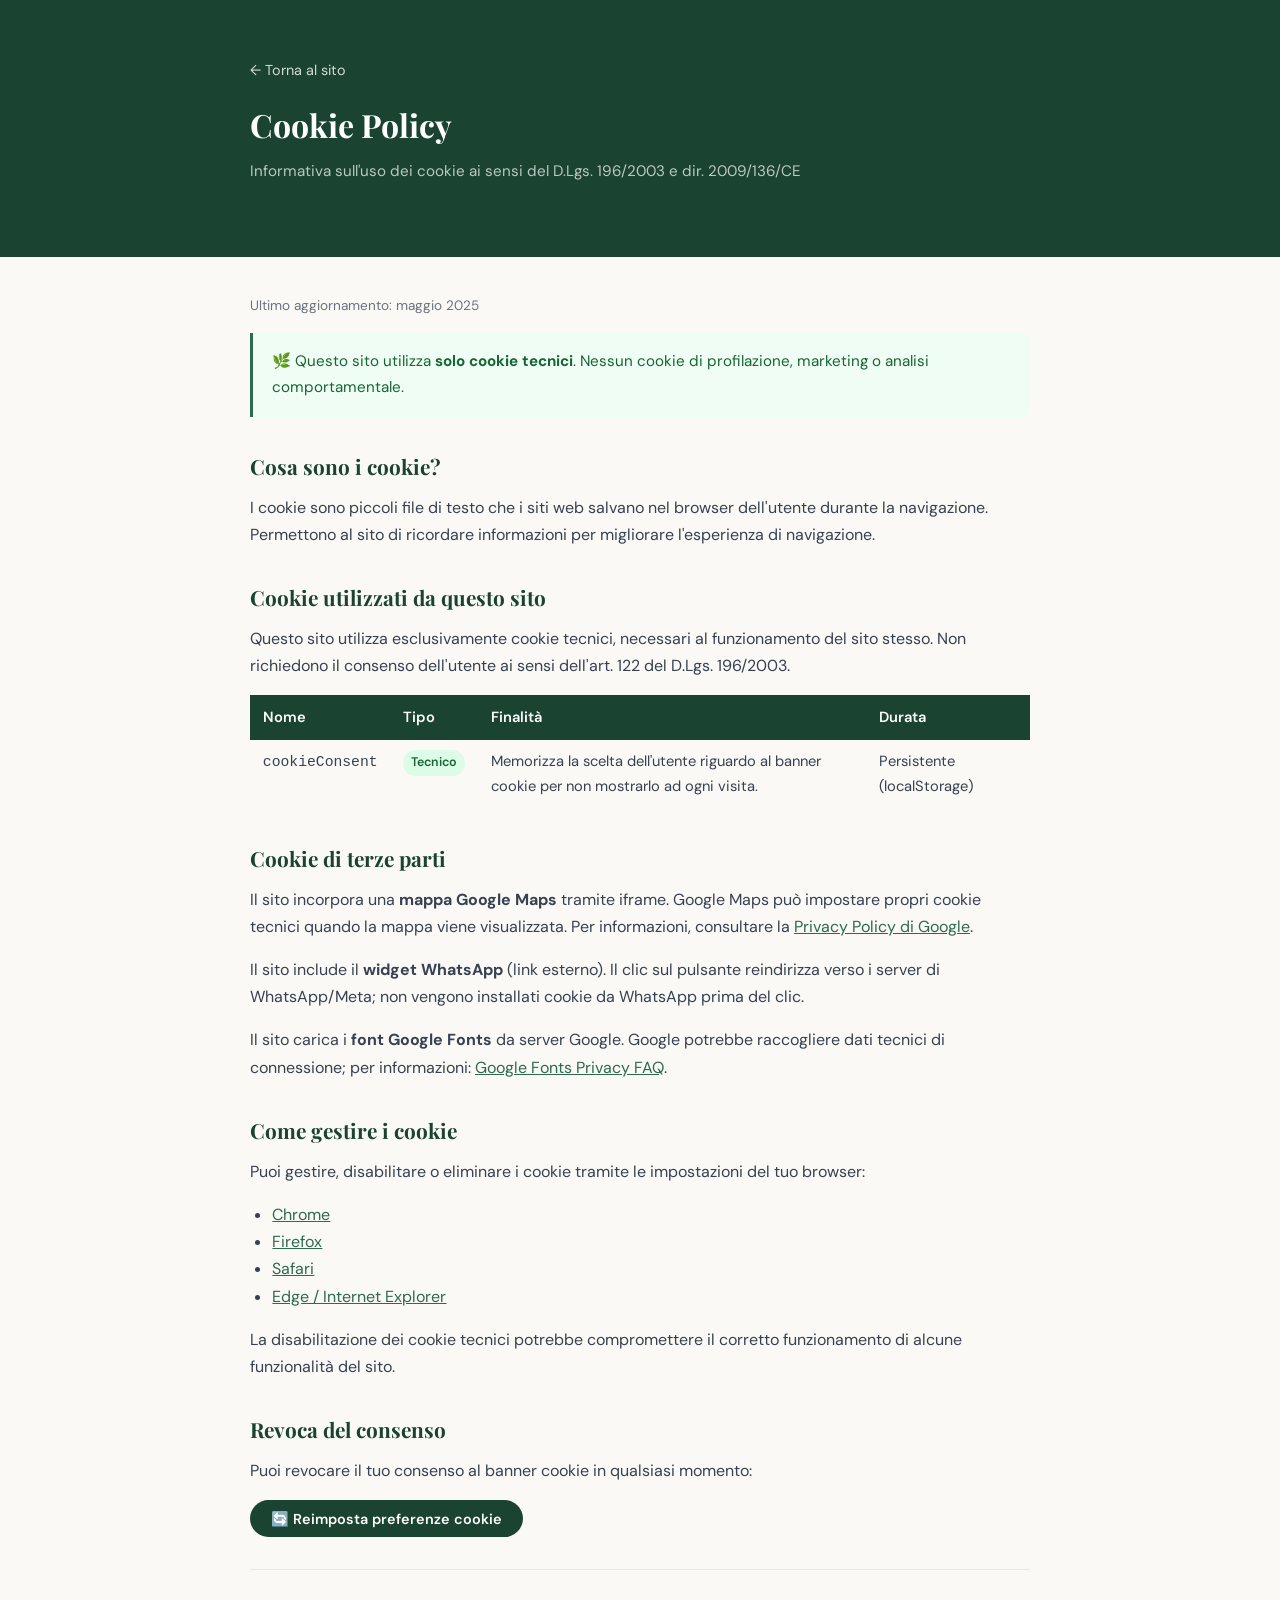
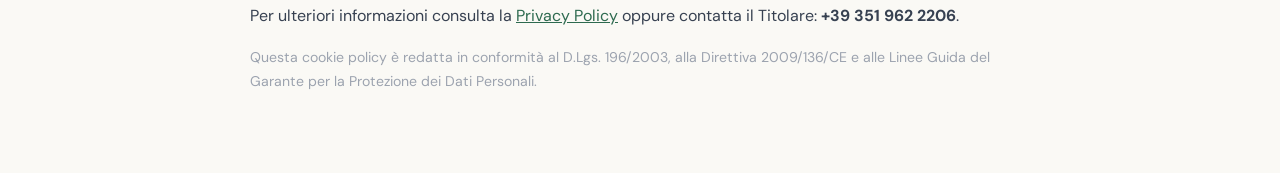
<file: cookie.html>
<!DOCTYPE html>
<html lang="it">
<head>
  <meta charset="UTF-8" />
  <meta name="viewport" content="width=device-width, initial-scale=1.0" />
  <meta name="robots" content="noindex, follow" />
  <title>Cookie Policy – La Bottega dell'Etna</title>
  <link rel="preconnect" href="https://fonts.googleapis.com" />
  <link href="https://fonts.googleapis.com/css2?family=Playfair+Display:wght@600&family=DM+Sans:wght@400;500&display=swap" rel="stylesheet" />
  <style>
    *{box-sizing:border-box;margin:0;padding:0}
    body{font-family:'DM Sans',sans-serif;color:#1c1917;background:#faf9f5;line-height:1.7}
    .page-header{background:#1b4332;color:#fff;padding:2rem 0}
    .container{width:min(780px,92%);margin-inline:auto;padding:2.5rem 0 4rem}
    h1{font-family:'Playfair Display',serif;font-size:2rem;margin-bottom:.4rem}
    .subtitle{color:rgba(255,255,255,.7);font-size:.95rem}
    h2{font-family:'Playfair Display',serif;font-size:1.3rem;margin:2rem 0 .6rem;color:#1b4332}
    p{margin-bottom:1rem;color:#374151}
    a{color:#2d6a4f}
    .back{display:inline-flex;align-items:center;gap:.4rem;color:rgba(255,255,255,.8);font-size:.9rem;text-decoration:none;margin-bottom:1rem}
    .back:hover{color:#fff}
    .update{font-size:.85rem;color:#6b7280;margin-top:-.2rem}
    .cookie-table{width:100%;border-collapse:collapse;margin:1rem 0 1.5rem;font-size:.92rem}
    .cookie-table th{background:#1b4332;color:#fff;padding:.6rem .8rem;text-align:left;font-weight:600}
    .cookie-table td{padding:.6rem .8rem;border-bottom:1px solid #e5e7eb;vertical-align:top;color:#374151}
    .cookie-table tr:last-child td{border-bottom:0}
    .cookie-table tr:nth-child(even) td{background:#f9fafb}
    .tag{display:inline-block;padding:.15rem .5rem;border-radius:999px;font-size:.78rem;font-weight:600}
    .tag-tecnico{background:#dcfce7;color:#166534}
    .highlight-box{background:#f0fdf4;border-left:3px solid #2d6a4f;padding:1rem 1.2rem;border-radius:0 8px 8px 0;margin:1rem 0}
    .highlight-box p{margin:0;color:#166534;font-size:.95rem}
    hr{border:0;border-top:1px solid #e5e7eb;margin:2rem 0}
    .btn-reset{background:#1b4332;color:#fff;border:0;border-radius:999px;padding:.6rem 1.3rem;font-family:'DM Sans',sans-serif;font-size:.9rem;font-weight:600;cursor:pointer;transition:opacity .2s}
    .btn-reset:hover{opacity:.85}
  </style>
</head>
<body>

  <div class="page-header">
    <div class="container" style="padding:1.5rem 0">
      <a href="index.html" class="back">← Torna al sito</a>
      <h1>Cookie Policy</h1>
      <p class="subtitle">Informativa sull'uso dei cookie ai sensi del D.Lgs. 196/2003 e dir. 2009/136/CE</p>
    </div>
  </div>

  <div class="container">

    <p class="update">Ultimo aggiornamento: maggio 2025</p>

    <div class="highlight-box">
      <p>🌿 Questo sito utilizza <strong>solo cookie tecnici</strong>. Nessun cookie di profilazione, marketing o analisi comportamentale.</p>
    </div>

    <h2>Cosa sono i cookie?</h2>
    <p>I cookie sono piccoli file di testo che i siti web salvano nel browser dell'utente durante la navigazione. Permettono al sito di ricordare informazioni per migliorare l'esperienza di navigazione.</p>

    <h2>Cookie utilizzati da questo sito</h2>
    <p>Questo sito utilizza esclusivamente cookie tecnici, necessari al funzionamento del sito stesso. Non richiedono il consenso dell'utente ai sensi dell'art. 122 del D.Lgs. 196/2003.</p>

    <table class="cookie-table">
      <thead>
        <tr>
          <th>Nome</th>
          <th>Tipo</th>
          <th>Finalità</th>
          <th>Durata</th>
        </tr>
      </thead>
      <tbody>
        <tr>
          <td><code>cookieConsent</code></td>
          <td><span class="tag tag-tecnico">Tecnico</span></td>
          <td>Memorizza la scelta dell'utente riguardo al banner cookie per non mostrarlo ad ogni visita.</td>
          <td>Persistente (localStorage)</td>
        </tr>
      </tbody>
    </table>

    <h2>Cookie di terze parti</h2>
    <p>Il sito incorpora una <strong>mappa Google Maps</strong> tramite iframe. Google Maps può impostare propri cookie tecnici quando la mappa viene visualizzata. Per informazioni, consultare la <a href="https://policies.google.com/privacy" target="_blank" rel="noopener noreferrer">Privacy Policy di Google</a>.</p>
    <p>Il sito include il <strong>widget WhatsApp</strong> (link esterno). Il clic sul pulsante reindirizza verso i server di WhatsApp/Meta; non vengono installati cookie da WhatsApp prima del clic.</p>
    <p>Il sito carica i <strong>font Google Fonts</strong> da server Google. Google potrebbe raccogliere dati tecnici di connessione; per informazioni: <a href="https://developers.google.com/fonts/faq/privacy" target="_blank" rel="noopener noreferrer">Google Fonts Privacy FAQ</a>.</p>

    <h2>Come gestire i cookie</h2>
    <p>Puoi gestire, disabilitare o eliminare i cookie tramite le impostazioni del tuo browser:</p>
    <ul style="margin:.5rem 0 1rem 1.4rem;color:#374151">
      <li><a href="https://support.google.com/chrome/answer/95647" target="_blank" rel="noopener">Chrome</a></li>
      <li><a href="https://support.mozilla.org/it/kb/Gestione%20dei%20cookie" target="_blank" rel="noopener">Firefox</a></li>
      <li><a href="https://support.apple.com/it-it/guide/safari/sfri11471/mac" target="_blank" rel="noopener">Safari</a></li>
      <li><a href="https://support.microsoft.com/it-it/windows/eliminare-e-gestire-i-cookie-168dab11-0753-043d-7c16-ede5947fc64d" target="_blank" rel="noopener">Edge / Internet Explorer</a></li>
    </ul>
    <p>La disabilitazione dei cookie tecnici potrebbe compromettere il corretto funzionamento di alcune funzionalità del sito.</p>

    <h2>Revoca del consenso</h2>
    <p>Puoi revocare il tuo consenso al banner cookie in qualsiasi momento:</p>
    <button class="btn-reset" onclick="localStorage.removeItem('cookieConsent'); alert('Consenso rimosso. Ricarica la pagina.')">
      🔄 Reimposta preferenze cookie
    </button>

    <hr>
    <p>Per ulteriori informazioni consulta la <a href="privacy.html">Privacy Policy</a> oppure contatta il Titolare: <strong>+39 351 962 2206</strong>.</p>
    <p style="font-size:.88rem;color:#9ca3af">Questa cookie policy è redatta in conformità al D.Lgs. 196/2003, alla Direttiva 2009/136/CE e alle Linee Guida del Garante per la Protezione dei Dati Personali.</p>

  </div>
</body>
</html>
</file>
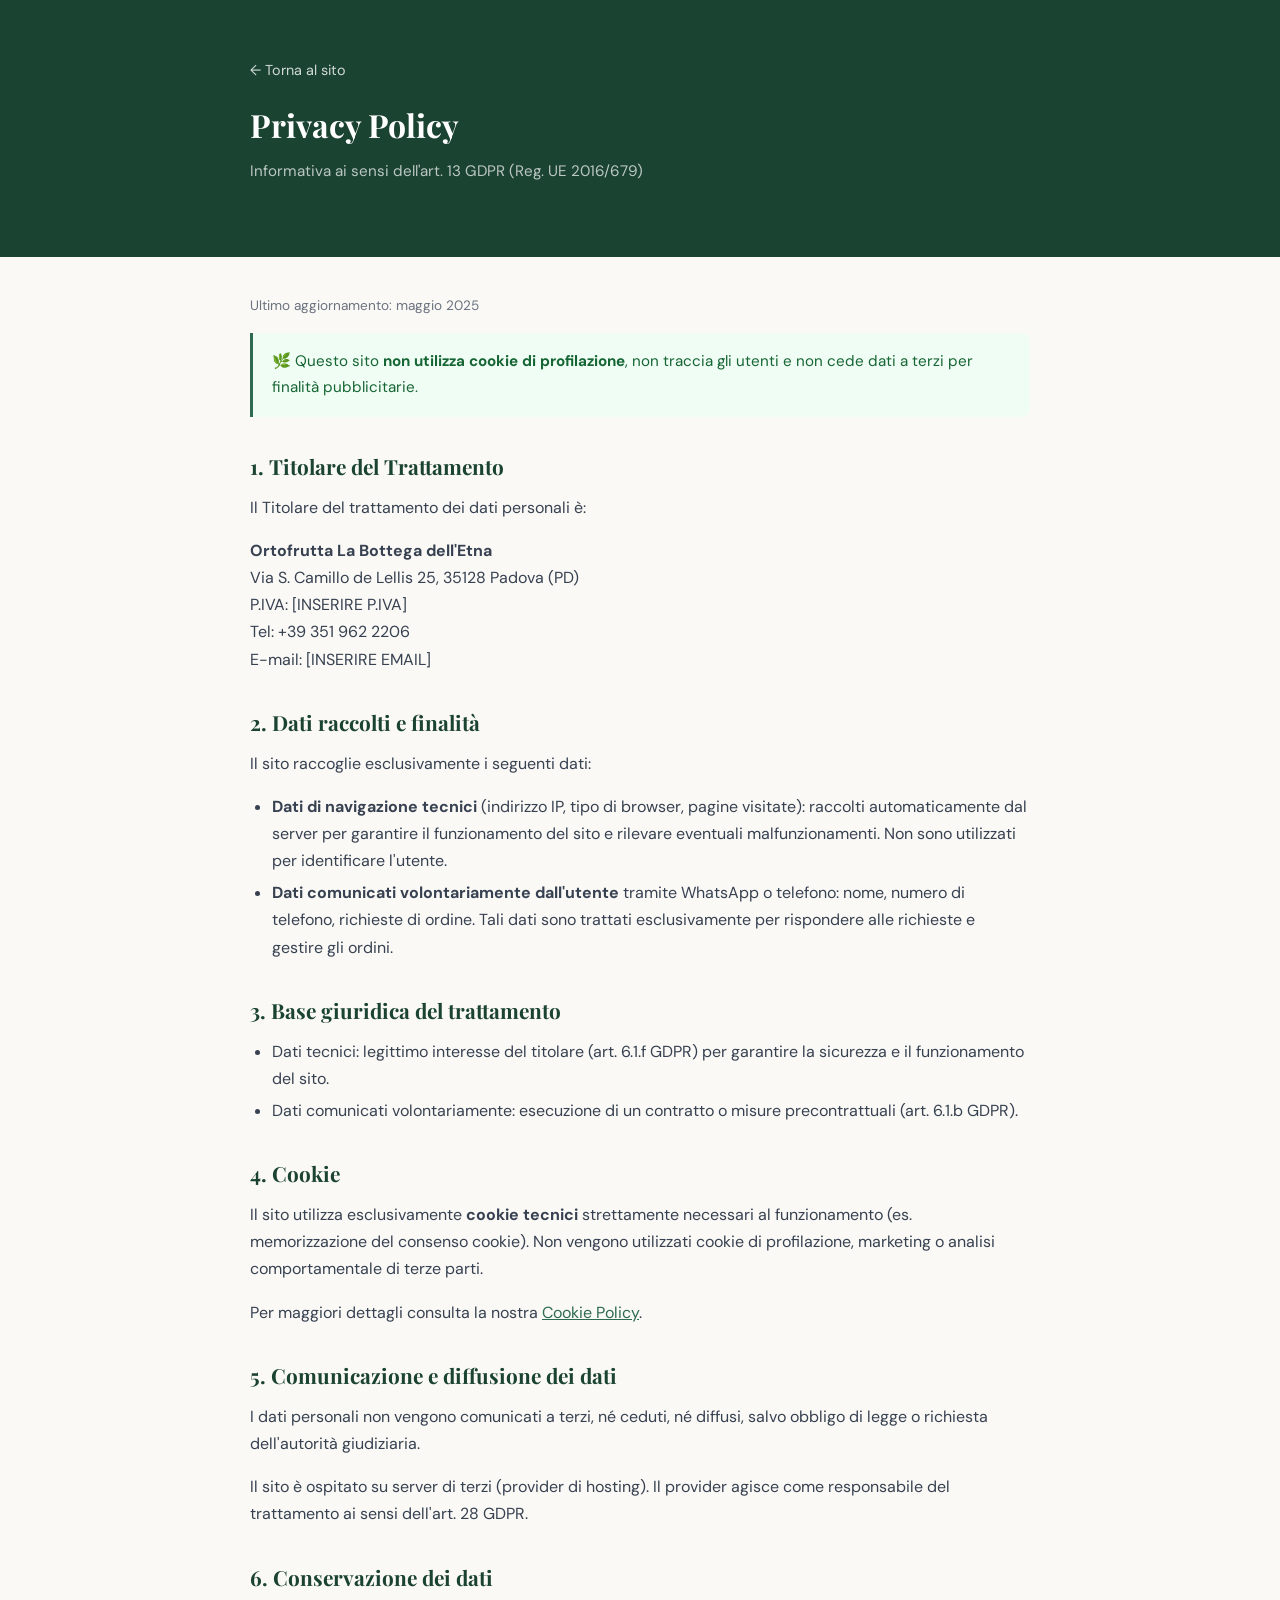
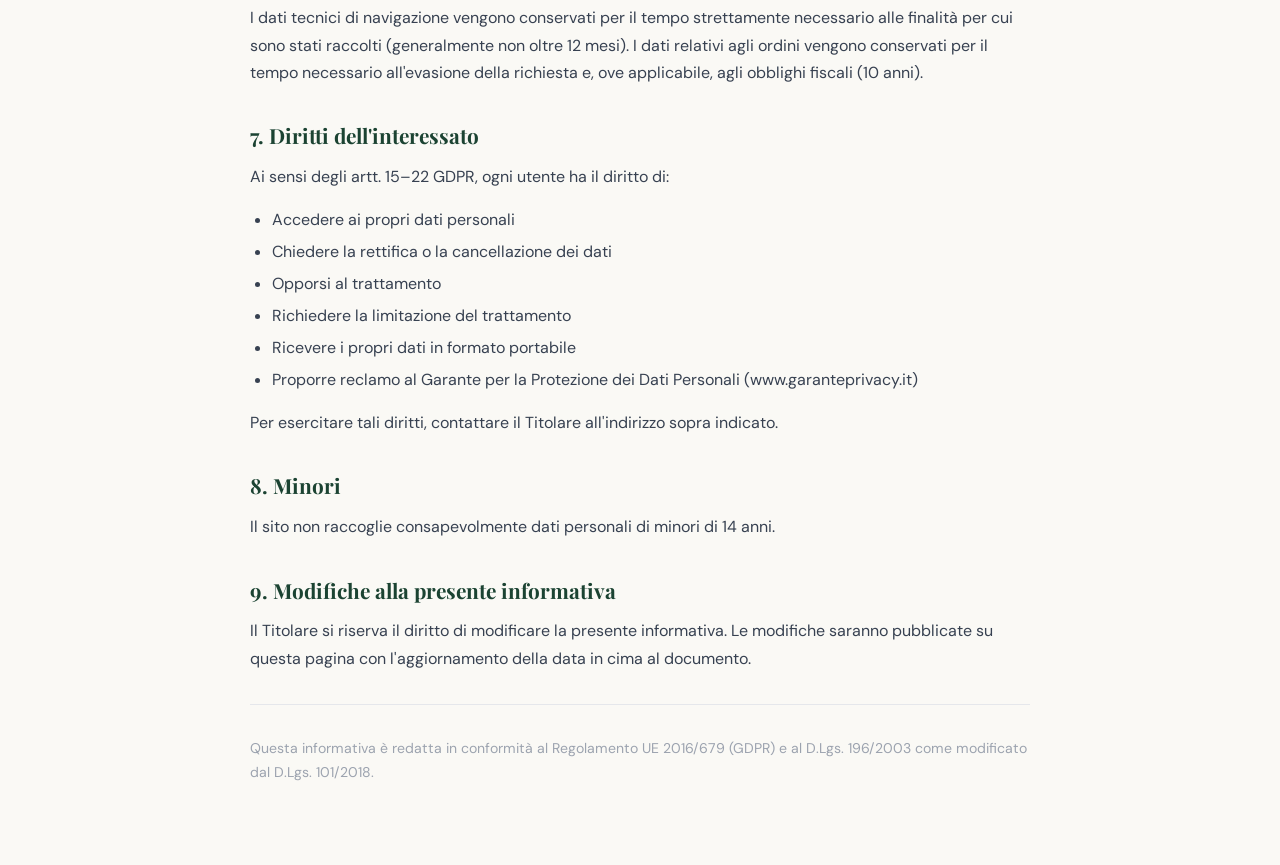
<file: privacy.html>
<!DOCTYPE html>
<html lang="it">
<head>
  <meta charset="UTF-8" />
  <meta name="viewport" content="width=device-width, initial-scale=1.0" />
  <meta name="robots" content="noindex, follow" />
  <title>Privacy Policy – La Bottega dell'Etna</title>
  <link rel="preconnect" href="https://fonts.googleapis.com" />
  <link href="https://fonts.googleapis.com/css2?family=Playfair+Display:wght@600&family=DM+Sans:wght@400;500&display=swap" rel="stylesheet" />
  <style>
    *{box-sizing:border-box;margin:0;padding:0}
    body{font-family:'DM Sans',sans-serif;color:#1c1917;background:#faf9f5;line-height:1.7}
    .page-header{background:#1b4332;color:#fff;padding:2rem 0}
    .container{width:min(780px,92%);margin-inline:auto;padding:2.5rem 0 4rem}
    h1{font-family:'Playfair Display',serif;font-size:2rem;margin-bottom:.4rem}
    .subtitle{color:rgba(255,255,255,.7);font-size:.95rem}
    h2{font-family:'Playfair Display',serif;font-size:1.3rem;margin:2rem 0 .6rem;color:#1b4332}
    p{margin-bottom:1rem;color:#374151}
    ul{margin:.5rem 0 1rem 1.4rem;color:#374151}
    li{margin-bottom:.3rem}
    a{color:#2d6a4f}
    .back{display:inline-flex;align-items:center;gap:.4rem;color:rgba(255,255,255,.8);font-size:.9rem;text-decoration:none;margin-bottom:1rem}
    .back:hover{color:#fff}
    .update{font-size:.85rem;color:#6b7280;margin-top:-.2rem}
    hr{border:0;border-top:1px solid #e5e7eb;margin:2rem 0}
    .highlight-box{background:#f0fdf4;border-left:3px solid #2d6a4f;padding:1rem 1.2rem;border-radius:0 8px 8px 0;margin:1rem 0}
    .highlight-box p{margin:0;color:#166534;font-size:.95rem}
  </style>
</head>
<body>

  <div class="page-header">
    <div class="container" style="padding:1.5rem 0">
      <a href="index.html" class="back">← Torna al sito</a>
      <h1>Privacy Policy</h1>
      <p class="subtitle">Informativa ai sensi dell'art. 13 GDPR (Reg. UE 2016/679)</p>
    </div>
  </div>

  <div class="container">

    <p class="update">Ultimo aggiornamento: maggio 2025</p>

    <div class="highlight-box">
      <p>🌿 Questo sito <strong>non utilizza cookie di profilazione</strong>, non traccia gli utenti e non cede dati a terzi per finalità pubblicitarie.</p>
    </div>

    <h2>1. Titolare del Trattamento</h2>
    <p>Il Titolare del trattamento dei dati personali è:</p>
    <p>
      <strong>Ortofrutta La Bottega dell'Etna</strong><br>
      Via S. Camillo de Lellis 25, 35128 Padova (PD)<br>
      P.IVA: [INSERIRE P.IVA]<br>
      Tel: +39 351 962 2206<br>
      E-mail: [INSERIRE EMAIL]
    </p>

    <h2>2. Dati raccolti e finalità</h2>
    <p>Il sito raccoglie esclusivamente i seguenti dati:</p>
    <ul>
      <li><strong>Dati di navigazione tecnici</strong> (indirizzo IP, tipo di browser, pagine visitate): raccolti automaticamente dal server per garantire il funzionamento del sito e rilevare eventuali malfunzionamenti. Non sono utilizzati per identificare l'utente.</li>
      <li><strong>Dati comunicati volontariamente dall'utente</strong> tramite WhatsApp o telefono: nome, numero di telefono, richieste di ordine. Tali dati sono trattati esclusivamente per rispondere alle richieste e gestire gli ordini.</li>
    </ul>

    <h2>3. Base giuridica del trattamento</h2>
    <ul>
      <li>Dati tecnici: legittimo interesse del titolare (art. 6.1.f GDPR) per garantire la sicurezza e il funzionamento del sito.</li>
      <li>Dati comunicati volontariamente: esecuzione di un contratto o misure precontrattuali (art. 6.1.b GDPR).</li>
    </ul>

    <h2>4. Cookie</h2>
    <p>Il sito utilizza esclusivamente <strong>cookie tecnici</strong> strettamente necessari al funzionamento (es. memorizzazione del consenso cookie). Non vengono utilizzati cookie di profilazione, marketing o analisi comportamentale di terze parti.</p>
    <p>Per maggiori dettagli consulta la nostra <a href="cookie.html">Cookie Policy</a>.</p>

    <h2>5. Comunicazione e diffusione dei dati</h2>
    <p>I dati personali non vengono comunicati a terzi, né ceduti, né diffusi, salvo obbligo di legge o richiesta dell'autorità giudiziaria.</p>
    <p>Il sito è ospitato su server di terzi (provider di hosting). Il provider agisce come responsabile del trattamento ai sensi dell'art. 28 GDPR.</p>

    <h2>6. Conservazione dei dati</h2>
    <p>I dati tecnici di navigazione vengono conservati per il tempo strettamente necessario alle finalità per cui sono stati raccolti (generalmente non oltre 12 mesi). I dati relativi agli ordini vengono conservati per il tempo necessario all'evasione della richiesta e, ove applicabile, agli obblighi fiscali (10 anni).</p>

    <h2>7. Diritti dell'interessato</h2>
    <p>Ai sensi degli artt. 15–22 GDPR, ogni utente ha il diritto di:</p>
    <ul>
      <li>Accedere ai propri dati personali</li>
      <li>Chiedere la rettifica o la cancellazione dei dati</li>
      <li>Opporsi al trattamento</li>
      <li>Richiedere la limitazione del trattamento</li>
      <li>Ricevere i propri dati in formato portabile</li>
      <li>Proporre reclamo al Garante per la Protezione dei Dati Personali (www.garanteprivacy.it)</li>
    </ul>
    <p>Per esercitare tali diritti, contattare il Titolare all'indirizzo sopra indicato.</p>

    <h2>8. Minori</h2>
    <p>Il sito non raccoglie consapevolmente dati personali di minori di 14 anni.</p>

    <h2>9. Modifiche alla presente informativa</h2>
    <p>Il Titolare si riserva il diritto di modificare la presente informativa. Le modifiche saranno pubblicate su questa pagina con l'aggiornamento della data in cima al documento.</p>

    <hr>
    <p style="font-size:.88rem;color:#9ca3af">Questa informativa è redatta in conformità al Regolamento UE 2016/679 (GDPR) e al D.Lgs. 196/2003 come modificato dal D.Lgs. 101/2018.</p>

  </div>
</body>
</html>
</file>
